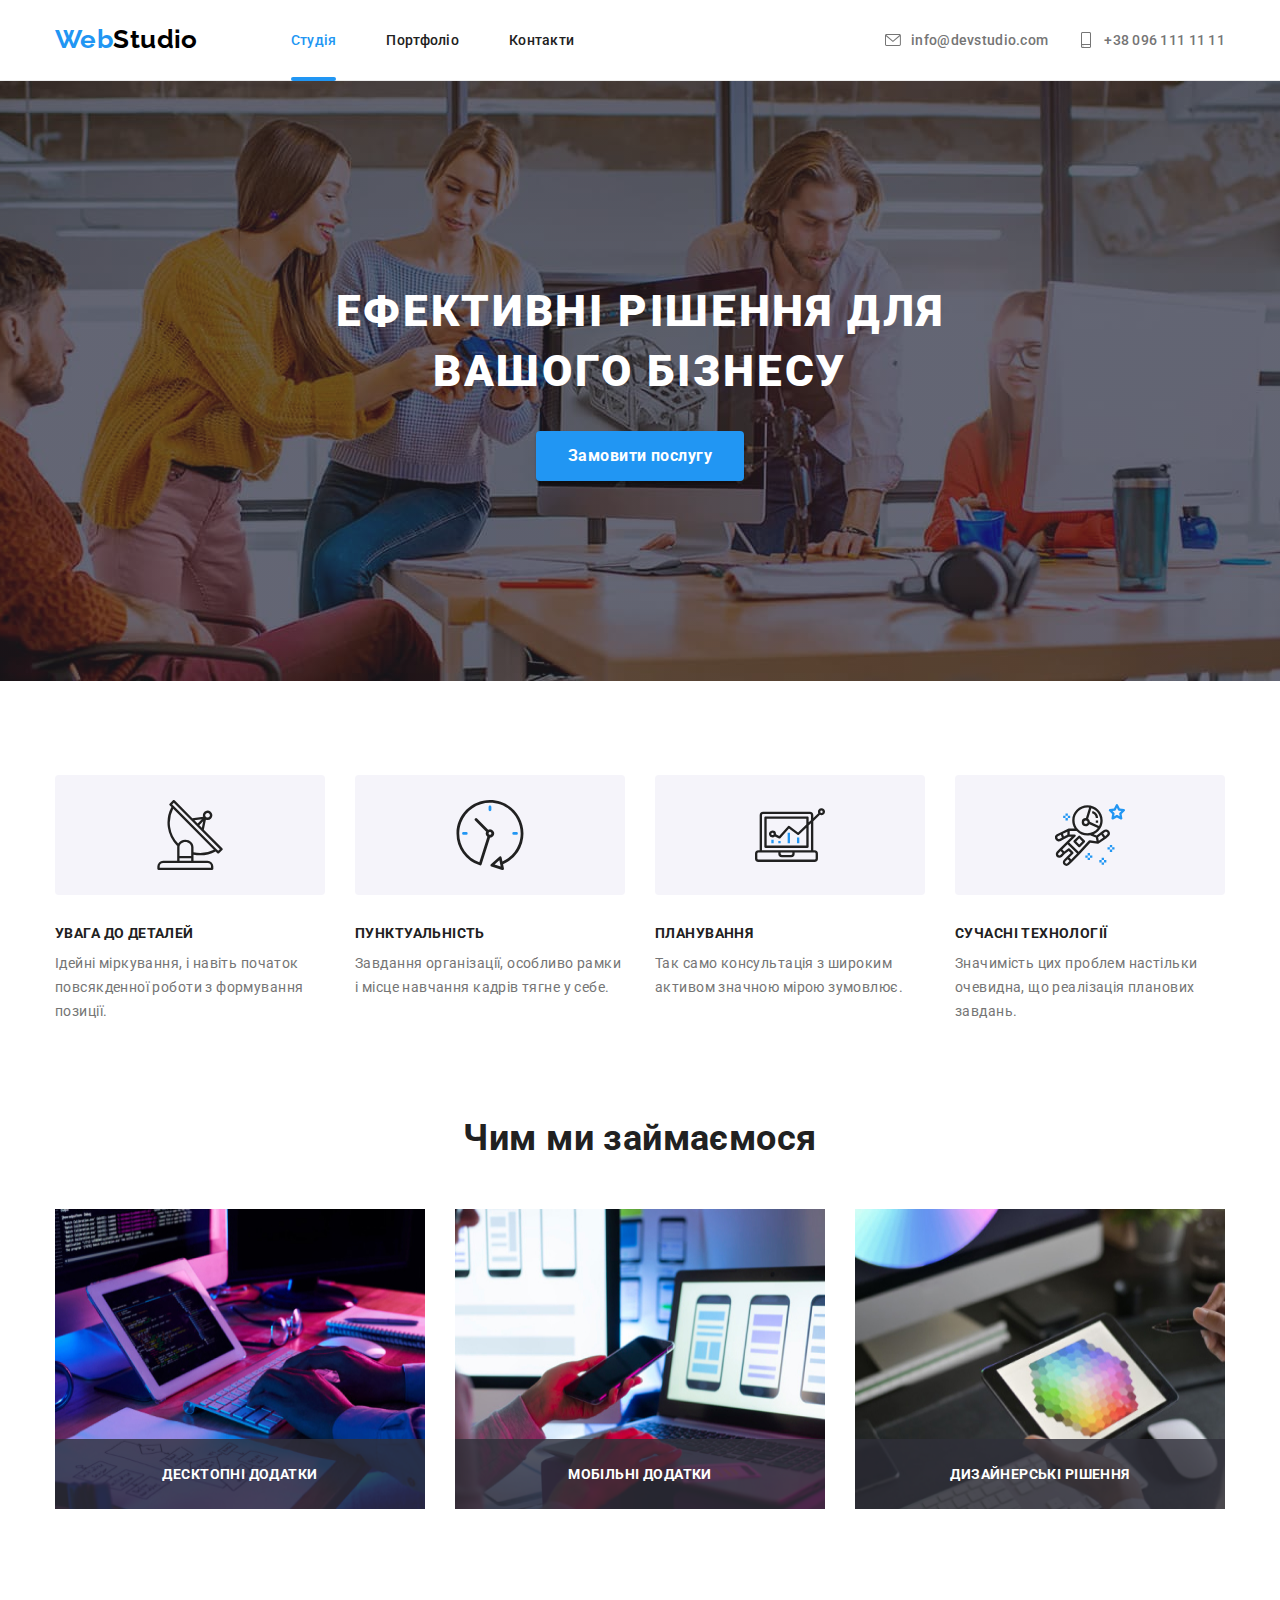
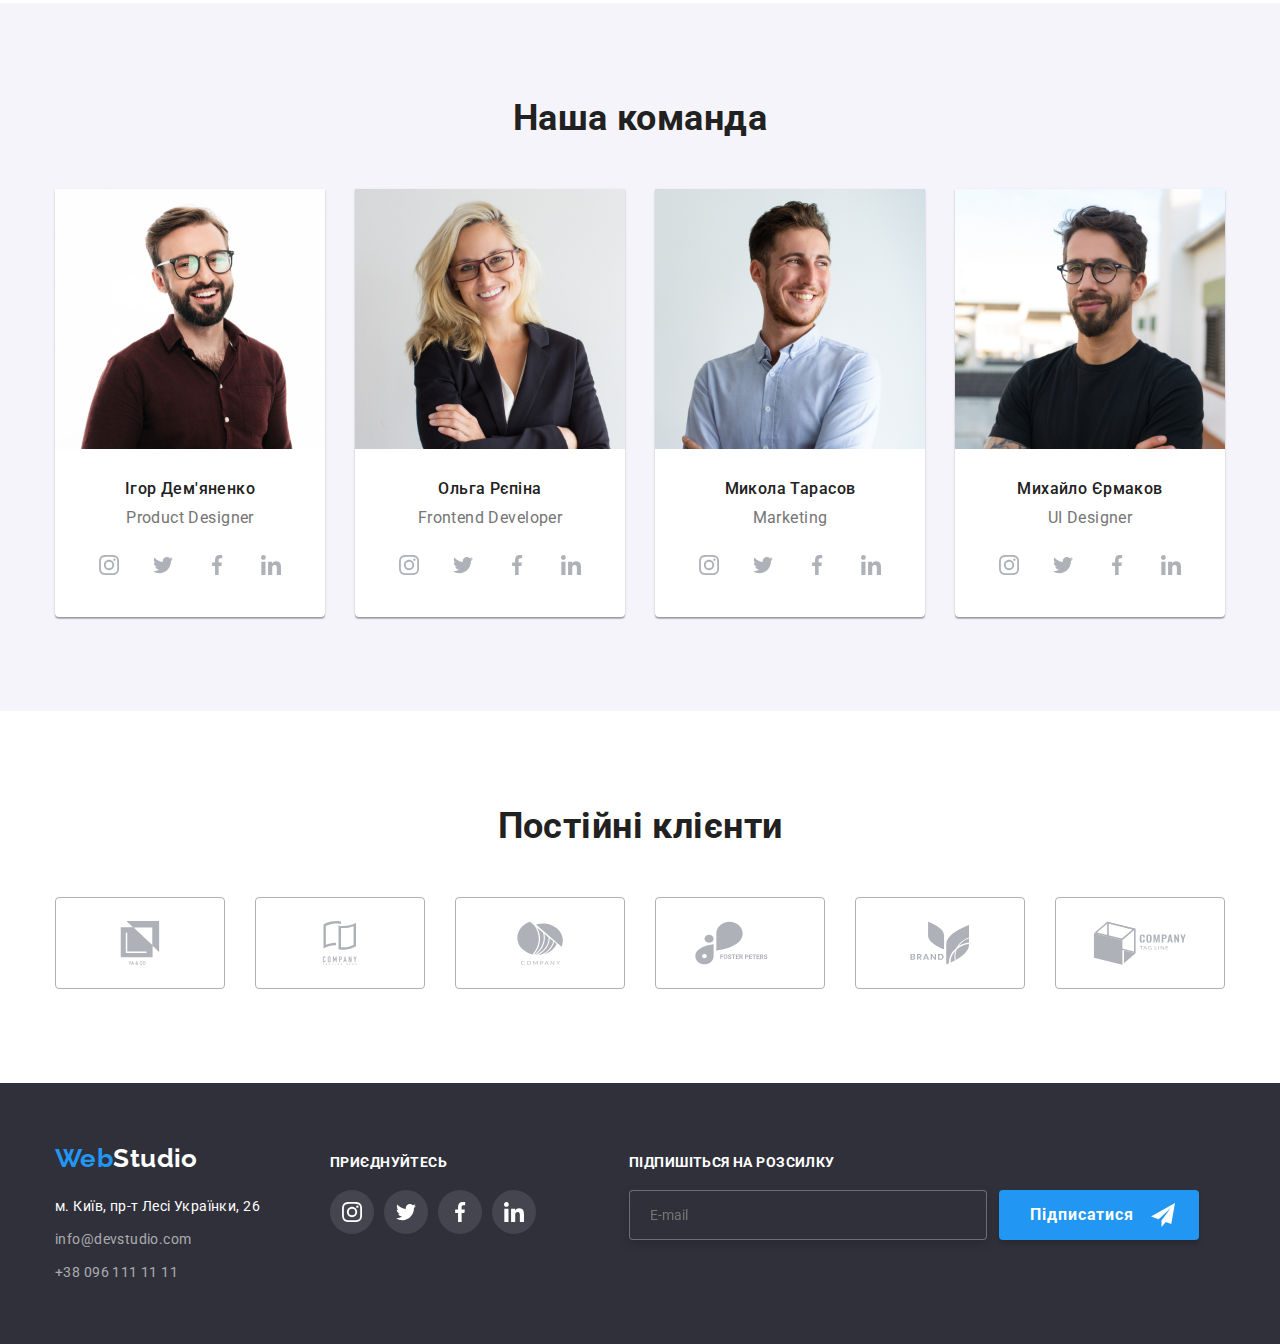
<file: index.html>
<!DOCTYPE html>
<html lang="uk">

<head>
  <meta charset="UTF-8" />
  <meta http-equiv="X-UA-Compatible" content="IE=edge" />
  <meta name="viewport" content="width=device-width, initial-scale=1.0" />
  <title>WebStudio</title>
  <link rel="stylesheet" href="https://cdn.jsdelivr.net/npm/modern-normalize@1.1.0/modern-normalize.min.css" />
  <link rel="preconnect" href="https://fonts.googleapis.com" />
  <link rel="preconnect" href="https://fonts.gstatic.com" crossorigin />
  <link
    href="https://fonts.googleapis.com/css2?family=Raleway:wght@700&family=Roboto:ital,wght@0,400;0,500;0,900;1,700&display=swap"
    rel="stylesheet" />
  <link rel="stylesheet" href="./css/styles.css" />
</head>

<body>
  <header class="header">
    <div class="container cap">
      <nav class="header-nav">
        <a class="header-logo" href="./index.html"><span class="header-logo logo">Web</span>Studio</a>

        <ul class="header-nav list">
          <li class="item">
            <a class="header-nav linc-current" href="./index.html">Студія </a>
          </li>
          <li class="item">
            <a class="header-nav linc" href="./portfolio.html">Портфоліо</a>
          </li>
          <li class="item">
            <a class="header-nav linc" href="">Контакти</a>
          </li>
        </ul>
      </nav>

      <ul class="connections list">
        <li class="connections linc">
          <a class="header-email" href="mailto:info@devstudio.com">
            <svg class="svg-cap">
              <use href="./images/icons.svg/symbol-defs.svg#icon-email"></use>
            </svg>info@devstudio.com
          </a>
        </li>
        <li class="connections tel">
          <a class="header-tel" href="tel:+380961111111">
            <svg class="svg-cap">
              <use href="./images/icons.svg/symbol-defs.svg#icon-tel"></use>
            </svg>
            +38 096 111 11 11
          </a>
        </li>
      </ul>
    </div>
  </header>
  <main>
    <!--hero section-->
    <section class="hero">
      <div class="section hero">
        <h1 class="section-hero title">
          Ефективні рішення для вашого бізнесу
        </h1>
        <button class="section-hero button" type="button" data-modal-open>
          Замовити послугу
        </button>

        <div class="backdrop is-hidden" data-modal>
          <div class="modal">
            
            <button class="entrance" data-modal-close>
              <svg width="11" height="11">
                <use href="./images/icons.svg/close.svg#icon-Vector"></use>
              </svg>
            </button>

            <p class="form-text">Залиште свої дані, ми вам передзвонимо</p>

            <form class="form" autocomplete="off">
              <div class="form-field">
                <input class="form-input" type="text" name="name" id="name" placeholder=" " />
                <label class="form-label" for="name">Ім'я</label>

                <div class="form-svg">
                  <svg width="12px" height="12px">
                    <use width="12px" height="12px" href="./images/icons.svg/symbol-defs-svg.svg#icon-name"></use>
                  </svg>
                </div>
              </div>

              <div class="form-field">
                <input class="form-input" type="tel" name="tel" id="tel" placeholder=" " />
                <label class="form-label" for="tel">Телефон</label>

                <div class="form-svg">
                  <svg width="12px" height="12px">
                    <use width="12px" height="12px" href="./images/icons.svg/symbol-defs-svg.svg#icon-tel-svg"></use>
                  </svg>
                </div>
              </div>

              <div class="form-field">
                <input class="form-input" type="email" name="email" id="mail" placeholder=" " />
                <label class="form-label" for="mail">Пошта</label>

                <div class="form-svg">
                  <svg width="12px" height="12px">
                    <use width="12px" height="12px" href="./images/icons.svg/symbol-defs-svg.svg#icon-email-svg"></use>
                  </svg>
                </div>
              </div>

              <div class="form-coment">
                <label for="coment">Коментар</label>
                <textarea name="coment" id="coment" rows="10" placeholder="Введіть текст"></textarea>
              </div>

              <div class="form-checkbox">
                <label class="box" for="policy">Погоджуюся з розсилкою та приймаю
                  <span class="span"><a href="" class="for">Умови договору</a></span>

                  <input class="checkbox" type="checkbox" name="policy" id="policy" />
                  <span class="icon"> </span>
                </label>
              </div>

              <button type="submit" class="button-form">Відправити</button>
            </form>
          </div>
        </div>
      </div>
    </section>

    <!--benefits-->
    <section class="section benefits">
      <div class="container">
        <h2 class="hidden-header">переваги</h2>
        <ul class="section-benefits list">
          <li class="section-benefits linc warning">
            <h3 class="section-benefits title">УВАГА ДО ДЕТАЛЕЙ</h3>
            <p class="section-benefits text">
              Ідейні міркування, і навіть початок повсякденної роботи з
              формування позиції.
            </p>
          </li>
          <li class="section-benefits linc punctuality">
            <h3 class="section-benefits title">ПУНКТУАЛЬНІСТЬ</h3>
            <p class="section-benefits text">
              Завдання організації, особливо рамки і місце навчання кадрів
              тягне у себе.
            </p>
          </li>
          <li class="section-benefits linc planning">
            <h3 class="section-benefits title">ПЛАНУВАННЯ</h3>
            <p class="section-benefits text">
              Так само консультація з широким активом значною мірою зумовлює.
            </p>
          </li>
          <li class="section-benefits linc modernity">
            <h3 class="section-benefits title">СУЧАСНІ ТЕХНОЛОГІЇ</h3>
            <p class="section-benefits text">
              Значимість цих проблем настільки очевидна, що реалізація
              планових завдань.
            </p>
          </li>
        </ul>
      </div>
    </section>
    <!--work section-->
    <section class="section">
      <div class="container">
        <h2 class="section-work title">Чим ми займаємося</h2>
        <ul class="section-work list">
          <li class="section-work linc">
            <div class="thumb-work">
              <img src="./images/work/box1.jpg" alt="десктопні додатки" width="370" height="300" />
              <p class="section-work text">десктопні додатки</p>
            </div>
          </li>
          <li class="section-work linc">
            <div class="thumb-work">
              <img src="./images/work/box2.jpg" alt="мобільні додатки" width="370" height="300" />
              <p class="section-work text">мобільні додатки</p>
            </div>
          </li>

          <li class="section-work linc">
            <div class="thumb-work">
              <img src="./images/work/box3.jpg" alt="дизайнерські рішення" width="370" height="300" />
              <p class="section-work text">дизайнерські рішення</p>
            </div>
          </li>
        </ul>
      </div>
    </section>

    <!--team section-->
    <section class="section team">
      <div class="container">
        <h2 class="section-team title">Наша команда</h2>
        <ul class="section-team list">
          <li class="section-team linc">
            <img class="team-img" src="./images/team/img.jpg" alt="Ігор Дем'яненко" width="270" height="260" />
            <h3 class="section-team heading">Ігор Дем'яненко</h3>
            <p class="section-team text">Product Designer</p>

            <ul class="list social">
              <li class="linc sicial">
                <a class="social-my" href="https://instagram.com" target="_blank" rel="noopener noferrer"
                  aria-label="instagram">
                  <svg class="social-team" height="20" width="20">
                    <use href="./images/icons.svg/symbol-defs.svg#icon-instagram"></use>
                  </svg>
                </a>
              </li>
              <li class="linc sicial">
                <a class="social-my" href="https://twitter.com" target="_blank" rel="noopener noferrer"
                  aria-label="twitter">
                  <svg class="social-team" height="20" width="20">
                    <use href="./images/icons.svg/symbol-defs.svg#icon-twitter"></use>
                  </svg>
                </a>
              </li>
              <li class="linc sicial">
                <a class="social-my" href="https://facebook.com" target="_blank" rel="noopener noferrer"
                  aria-label="facebook">
                  <svg class="social-team" height="20" width="20">
                    <use href="./images/icons.svg/symbol-defs.svg#icon-facebook"></use>
                  </svg>
                </a>
              </li>
              <li class="linc sicial">
                <a class="social-my" href="https://linkedin.com" target="_blank" rel="noopener noferrer"
                  aria-label="linkedin">
                  <svg class="social-team" width="20" height="20">
                    <use href="./images/icons.svg/symbol-defs.svg#icon-linkedin"></use>
                  </svg>
                </a>
              </li>
            </ul>
          </li>
          <li class="section-team linc hhh">
            <img class="team-img" src="./images/team/img1.jpg" alt="Ольга Рєпіна" width="270" height="260" />
            <h3 class="section-team heading">Ольга Рєпіна</h3>
            <p class="section-team text">Frontend Developer</p>

            <ul class="list social">
              <li class="linc sicial">
                <a class="social-my" href="https://instagram.com" target="_blank" rel="noopener noferrer"
                  aria-label="instagram">
                  <svg class="social-team" height="20" width="20">
                    <use href="./images/icons.svg/symbol-defs.svg#icon-instagram"></use>
                  </svg>
                </a>
              </li>
              <li class="linc sicial">
                <a class="social-my" href="https://twitter.com" target="_blank" rel="noopener noferrer"
                  aria-label="twitter">
                  <svg class="social-team" height="20" width="20">
                    <use href="./images/icons.svg/symbol-defs.svg#icon-twitter"></use>
                  </svg>
                </a>
              </li>
              <li class="linc sicial">
                <a class="social-my" href="https://facebook.com" target="_blank" rel="noopener noferrer"
                  aria-label="facebook">
                  <svg class="social-team" height="20" width="20">
                    <use href="./images/icons.svg/symbol-defs.svg#icon-facebook"></use>
                  </svg>
                </a>
              </li>
              <li class="linc sicial">
                <a class="social-my" href="https://linkedin.com" target="_blank" rel="noopener noferrer"
                  aria-label="linkedin">
                  <svg class="social-team" width="20" height="20">
                    <use href="./images/icons.svg/symbol-defs.svg#icon-linkedin"></use>
                  </svg>
                </a>
              </li>
            </ul>
          </li>

          <li class="section-team linc">
            <img class="team-img" src="./images/team/img2.jpg" alt="Микола Тарасов" width="270" height="260" />
            <h3 class="section-team heading">Микола Тарасов</h3>
            <p class="section-team text">Marketing</p>

            <ul class="list social">
              <li class="linc sicial">
                <a class="social-my" href="https://instagram.com" target="_blank" rel="noopener noferrer"
                  aria-label="instagram">
                  <svg class="social-team" height="20" width="20">
                    <use href="./images/icons.svg/symbol-defs.svg#icon-instagram"></use>
                  </svg>
                </a>
              </li>
              <li class="linc sicial">
                <a class="social-my" href="https://twitter.com" target="_blank" rel="noopener noferrer"
                  aria-label="twitter">
                  <svg class="social-team" height="20" width="20">
                    <use href="./images/icons.svg/symbol-defs.svg#icon-twitter"></use>
                  </svg>
                </a>
              </li>
              <li class="linc sicial">
                <a class="social-my" href="https://facebook.com" target="_blank" rel="noopener noferrer"
                  aria-label="facebook">
                  <svg class="social-team" height="20" width="20">
                    <use href="./images/icons.svg/symbol-defs.svg#icon-facebook"></use>
                  </svg>
                </a>
              </li>
              <li class="linc sicial">
                <a class="social-my" href="https://linkedin.com" target="_blank" rel="noopener noferrer"
                  aria-label="linkedin">
                  <svg class="social-team" width="20" height="20">
                    <use href="./images/icons.svg/symbol-defs.svg#icon-linkedin"></use>
                  </svg>
                </a>
              </li>
            </ul>
          </li>

          <li class="section-team linc">
            <img class="team-img" src="./images/team/img3.jpg" alt="Михайло Єрмаков" width="270" height="260" />
            <h3 class="section-team heading">Михайло Єрмаков</h3>
            <p class="section-team text">UI Designer</p>

            <ul class="list social">
              <li class="linc sicial">
                <a class="social-my" href="https://instagram.com" target="_blank" rel="noopener noferrer"
                  aria-label="instagram">
                  <svg class="social-team" height="20" width="20">
                    <use href="./images/icons.svg/symbol-defs.svg#icon-instagram"></use>
                  </svg>
                </a>
              </li>
              <li class="linc sicial">
                <a class="social-my" href="https://twitter.com" target="_blank" rel="noopener noferrer"
                  aria-label="twitter">
                  <svg class="social-team" height="20" width="20">
                    <use href="./images/icons.svg/symbol-defs.svg#icon-twitter"></use>
                  </svg>
                </a>
              </li>
              <li class="linc sicial">
                <a class="social-my" href="https://facebook.com" target="_blank" rel="noopener noferrer"
                  aria-label="facebook">
                  <svg class="social-team" height="20" width="20">
                    <use href="./images/icons.svg/symbol-defs.svg#icon-facebook"></use>
                  </svg>
                </a>
              </li>
              <li class="linc sicial">
                <a class="social-my" href="https://linkedin.com" target="_blank" rel="noopener noferrer"
                  aria-label="linkedin">
                  <svg class="social-team" width="20" height="20">
                    <use href="./images/icons.svg/symbol-defs.svg#icon-linkedin"></use>
                  </svg>
                </a>
              </li>
            </ul>
          </li>
        </ul>
      </div>
    </section>
    <!-- regular customers -->

    <section class="section">
      <div class="container">
        <h2 class="section-team title">Постійні клієнти</h2>
        <ul class="list regular">
          <li class="linc regular">
            <a class="linc-regular" href="">
              <svg class="regular-svg" width="94" height="44">
                <use href="./images/icons.svg/symbol-defs.svg#icon-group"></use>
              </svg>
            </a>
          </li>
          <li class="linc regular">
            <a class="linc-regular" href="">
              <svg class="regular-svg" width="94" height="44">
                <use href="./images/icons.svg/symbol-defs.svg#icon-group1"></use>
              </svg>
            </a>
          </li>
          <li class="linc regular">
            <a class="linc-regular" href="">
              <svg class="regular-svg" width="94" height="44">
                <use href="./images/icons.svg/symbol-defs.svg#icon-group-2"></use>
              </svg>
            </a>
          </li>
          <li class="linc regular">
            <a class="linc-regular" href="">
              <svg class="regular-svg" width="94" height="44">
                <use href="./images/icons.svg/symbol-defs.svg#icon-group-3"></use>
              </svg>
            </a>
          </li>
          <li class="linc regular">
            <a class="linc-regular" href="">
              <svg class="regular-svg" width="94" height="44">
                <use href="./images/icons.svg/symbol-defs.svg#icon-group-4"></use>
              </svg>
            </a>
          </li>
          <li class="linc regular">
            <a class="linc-regular" href="">
              <svg class="regular-svg" width="94" height="44">
                <use href="./images/icons.svg/symbol-defs.svg#icon-group-5"></use>
              </svg>
            </a>
          </li>
        </ul>
      </div>
    </section>
  </main>

  <footer class="footer">
    <div class="container footer-address">
      <div class="in-touch">
        <a class="footer-logo" href="./index.html"><span class="footer-logo logo">Web</span>Studio</a>

        <address class="footer-address">
          <ul class="footer-address list">
            <li class="footer-address linc">
              <a class="footer-address more"
                href="https://www.google.com/maps/place/бульвар+Лесі+Українки,+26,+Київ,+02000/@50.4265841,30.5361971,17z/data=!3m1!4b1!4m5!3m4!1s0x40d4cf0e033ecbe9:0x57a4dffefec77da0!8m2!3d50.4265807!4d30.5383858"
                target="_blank" rel="noopener noreferrer">м. Київ, пр-т Лесі Українки, 26</a>
            </li>
            <li class="footer-address linc">
              <a class="footer-email email" href="mailto:info@devstudio.com">info@devstudio.com</a>
            </li>
            <li class="footer-address linc">
              <a class="footer-tel tel" href="tel:+380961111111">+38 096 111 11 11</a>
            </li>
          </ul>
        </address>
      </div>

      <!--join-->

      <div class="div-join">
        <h2 class="title-join">приєднуйтесь</h2>
        <ul class="list join-our">
          <li class="social-linc">
            <a class="social-our" href="https://instagram.com" target="_blank" rel="noopener noferrer">
              <svg class="social-join" width="20" height="20">
                <use href="./images/icons.svg/symbol-defs.svg#icon-instagram"></use>
              </svg>
            </a>
          </li>
          <li class="social-linc">
            <a class="social-our" href="https://instagram.com" target="_blank" rel="noopener noferrer">
              <svg class="social-join" width="20" height="20">
                <use href="./images/icons.svg/symbol-defs.svg#icon-twitter"></use>
              </svg>
            </a>
          </li>
          <li class="social-linc">
            <a class="social-our" href="https://instagram.com" target="_blank" rel="noopener noferrer">
              <svg class="social-join" width="20" height="20">
                <use href="./images/icons.svg/symbol-defs.svg#icon-facebook"></use>
              </svg>
            </a>
          </li>
          <li class="social-linc">
            <a class="social-our" href="https://instagram.com" target="_blank" rel="noopener noferrer">
              <svg class="social-join" width="20" height="20">
                <use href="./images/icons.svg/symbol-defs.svg#icon-linkedin"></use>
              </svg>
            </a>
          </li>
        </ul>
      </div>

      <div>
        <h2 class="title-join">Підпишіться на розсилку</h2>

        <form>
          <div class="form-footer">
            <input type="email" name="email" id="email" placeholder="E-mail" />

            <button type="submit">Підписатися</button>
            <div class="form-footre-button">
              <svg class="form-footre-svg" width="24px" height="24px">
                <use href="./images/icons.svg/symbol.svg#icon-icon-send"></use>
              </svg>
            </div>
          </div>
        </form>
      </div>
    </div>
  </footer>

  <script src="./js/modal.js"></script>
</body>

</html>
</file>
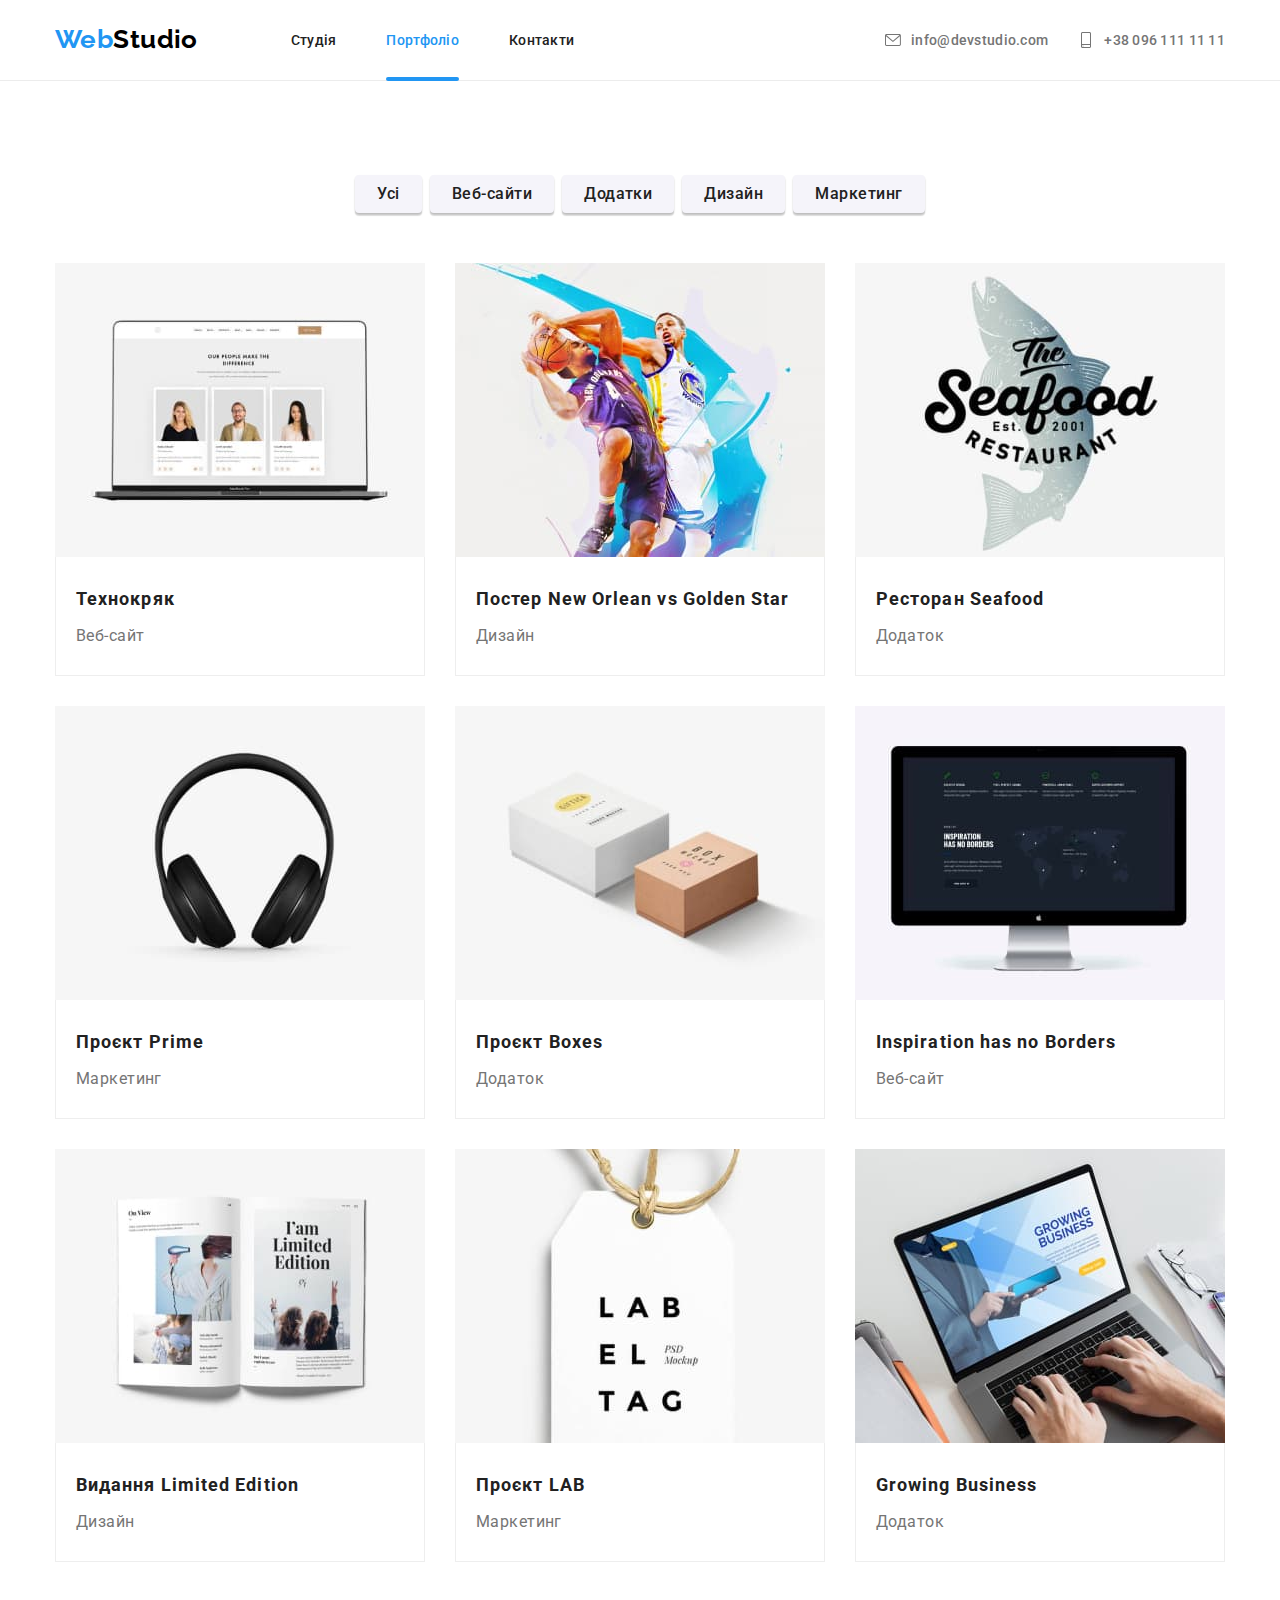
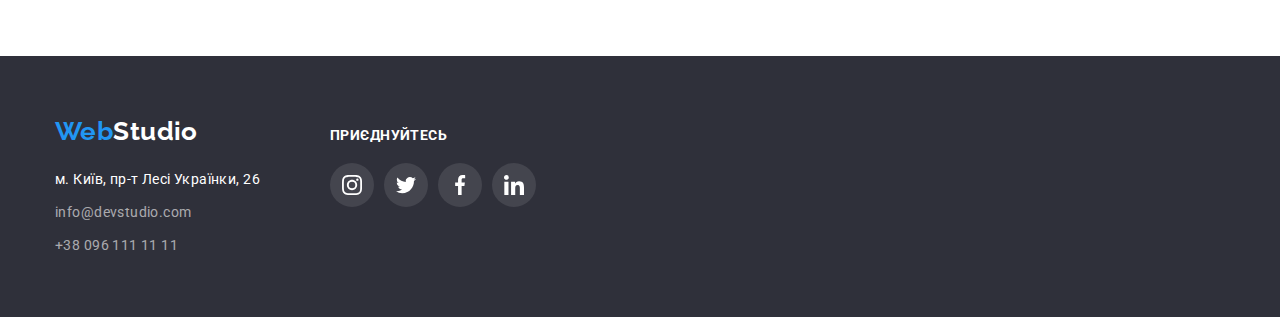
<file: portfolio.html>
<!DOCTYPE html>
<html lang="uk">
  <head>
    <meta charset="UTF-8" />
    <meta http-equiv="X-UA-Compatible" content="IE=edge" />
    <meta name="viewport" content="width=device-width, initial-scale=1.0" />
    <title>WebStudio</title>
    <link
      rel="stylesheet"
      href="https://cdn.jsdelivr.net/npm/modern-normalize@1.1.0/modern-normalize.min.css"
    />
    <link rel="preconnect" href="https://fonts.googleapis.com" />
    <link rel="preconnect" href="https://fonts.gstatic.com" crossorigin />
    <link
      href="https://fonts.googleapis.com/css2?family=Raleway:wght@700&family=Roboto:ital,wght@0,400;0,500;0,900;1,700&display=swap"
      rel="stylesheet"
    />
    <link rel="stylesheet" href="./css/styles.css" />
  </head>

  <body>
    <header class="header">
      <div class="container cap">
        <nav class="header-nav">
          <a class="header-logo" href="./index.html"
            ><span class="header-logo logo">Web</span>Studio</a
          >

          <ul class="header-nav list">
            <li class="item">
              <a class="header-nav linc" href="./index.html">Студія</a>
            </li>
            <li class="item">
              <a class="header-nav linc-current" href="./portfolio.html"
                >Портфоліо</a
              >
            </li>
            <li class="item">
              <a class="header-nav linc" href="">Контакти</a>
            </li>
          </ul>
        </nav>

        <ul class="connections list">
          <li class="connections linc">
            <a class="header-email" href="mailto:info@devstudio.com">
              <svg class="svg-cap">
                <use href="./images/icons.svg/symbol-defs.svg#icon-email"></use>
              </svg>
              info@devstudio.com
            </a>
          </li>
          <li class="connections tel">
            <a class="header-tel" href="tel:+380961111111">
              <svg class="svg-cap">
                <use href="./images/icons.svg/symbol-defs.svg#icon-tel"></use>
              </svg>
              +38 096 111 11 11
            </a>
          </li>
        </ul>
      </div>
    </header>
    <main>
      <section class="section">
        <div class="container">
          <h1 class="hidden-header">Наші роботи</h1>
          <ul class="section-breadcrumbs list">
            <li class="section-breadcrumbs linc">
              <button class="button" type="button">Усі</button>
            </li>
            <li class="section-breadcrumbs linc">
              <button class="button" type="button">Веб-сайти</button>
            </li>
            <li class="section-breadcrumbs linc">
              <button class="button" type="button">Додатки</button>
            </li>
            <li class="section-breadcrumbs linc">
              <button class="button" type="button">Дизайн</button>
            </li>
            <li class="section-breadcrumbslinc">
              <button class="button" type="button">Маркетинг</button>
            </li>
          </ul>

          <ul class="section-filter list">

            <li class="section-filter linc">
              <a class="delete" href="">
                <div class="thumb ">
                  <div class="overlay">
                   <p class="thumb-text"> Ресурс пропонує комплексні 
                     пропозиції з різним рівнем функціоналу та сервісів. 
                     Все це дозволить відвідувачу отримати вичерпні відомості 
                     про компанію чи приватну особу.</p>
                  </div>
                      <img
                      class="img"
                      src="./images/portfolio/img.jpg"
                      alt="Технокряк"
                      width="370"
                      height="294"
                    />
                     </div>
                
                <div class="title-text">
                  <h2 class="section-filter title">Технокряк</h2>
                  <p class="section-filter text">Веб-сайт</p>
                </div>
              </a>
            </li>
            <li class="section-filter linc">
              <a class="delete" href="">
                <div class="thumb ">
               <div class="overlay">
                <p class="thumb-text"> Ресурс пропонує комплексні 
                  пропозиції з різним рівнем функціоналу та сервісів. 
                  Все це дозволить відвідувачу отримати вичерпні відомості 
                  про компанію чи приватну особу.</p>
               </div>
                   <img
                   class="img"
                   src="./images/portfolio/img1.jpg"
                   alt="Технокряк"
                   width="370"
                   height="294"
                 />
                  </div>
                <div class="title-text">
                  <h2 class="section-filter title">
                    Постер New Orlean vs Golden Star
                  </h2>
                  <p class="section-filter text">Дизайн</p>
                </div>
              </a>
            </li>
            <li class="section-filter linc">
              <a class="delete" href="">
                <div class="thumb ">
                  <div class="overlay">
                   <p class="thumb-text"> Ресурс пропонує комплексні 
                     пропозиції з різним рівнем функціоналу та сервісів. 
                     Все це дозволить відвідувачу отримати вичерпні відомості 
                     про компанію чи приватну особу.</p>
                  </div>
                      <img
                      class="img"
                      src="./images/portfolio/img2.jpg"
                      alt="Технокряк"
                      width="370"
                      height="294"
                    />
                     </div>
                <div class="title-text">
                  <h2 class="section-filter title">Ресторан Seafood</h2>
                  <p class="section-filter text">Додаток</p>
                </div>
              </a>
            </li>
            <li class="section-filter linc">
              <a class="delete" href="">
                <div class="thumb ">
                  <div class="overlay">
                   <p class="thumb-text"> Ресурс пропонує комплексні 
                     пропозиції з різним рівнем функціоналу та сервісів. 
                     Все це дозволить відвідувачу отримати вичерпні відомості 
                     про компанію чи приватну особу.</p>
                  </div>
                      <img
                      class="img"
                      src="./images/portfolio/img3.jpg"
                      alt="Технокряк"
                      width="370"
                      height="294"
                    />
                     </div>
                <div class="title-text">
                  <h2 class="section-filter title">Проєкт Prime</h2>
                  <p class="section-filter text">Маркетинг</p>
                </div>
              </a>
            </li>
            <li class="section-filter linc">
              <a class="delete" href="">
                <div class="thumb ">
                  <div class="overlay">
                   <p class="thumb-text"> Ресурс пропонує комплексні 
                     пропозиції з різним рівнем функціоналу та сервісів. 
                     Все це дозволить відвідувачу отримати вичерпні відомості 
                     про компанію чи приватну особу.</p>
                  </div>
                      <img
                      class="img"
                      src="./images/portfolio/img4.jpg"
                      alt="Технокряк"
                      width="370"
                      height="294"
                    />
                     </div>
                <div class="title-text">
                  <h2 class="section-filter title">Проєкт Boxes</h2>
                  <p class="section-filter text">Додаток</p>
                </div>
              </a>
            </li>
            <li class="section-filter linc">
              <a class="delete" href="">
                <div class="thumb ">
                  <div class="overlay">
                   <p class="thumb-text"> Ресурс пропонує комплексні 
                     пропозиції з різним рівнем функціоналу та сервісів. 
                     Все це дозволить відвідувачу отримати вичерпні відомості 
                     про компанію чи приватну особу.</p>
                  </div>
                      <img
                      class="img"
                      src="./images/portfolio/img5.jpg"
                      alt="Технокряк"
                      width="370"
                      height="294"
                    />
                     </div>
                <div class="title-text">
                  <h2 class="section-filter title">
                    Inspiration has no Borders
                  </h2>
                  <p class="section-filter text">Веб-сайт</p>
                </div>
              </a>
            </li>
            <li class="section-filter linc">
              <a class="delete" href="">
                <div class="thumb ">
                  <div class="overlay">
                   <p class="thumb-text"> Ресурс пропонує комплексні 
                     пропозиції з різним рівнем функціоналу та сервісів. 
                     Все це дозволить відвідувачу отримати вичерпні відомості 
                     про компанію чи приватну особу.</p>
                  </div>
                      <img
                      class="img"
                      src="./images/portfolio/img6.jpg"
                      alt="Технокряк"
                      width="370"
                      height="294"
                    />
                     </div>
                <div class="title-text">
                  <h2 class="section-filter title">Видання Limited Edition</h2>
                  <p class="section-filter text">Дизайн</p>
                </div>
              </a>
            </li>
            <li class="section-filter linc">
              <a class="delete" href="">
                <div class="thumb ">
                  <div class="overlay">
                   <p class="thumb-text"> Ресурс пропонує комплексні 
                     пропозиції з різним рівнем функціоналу та сервісів. 
                     Все це дозволить відвідувачу отримати вичерпні відомості 
                     про компанію чи приватну особу.</p>
                  </div>
                      <img
                      class="img"
                      src="./images/portfolio/img7.jpg"
                      alt="Технокряк"
                      width="370"
                      height="294"
                    />
                     </div>
                <div class="title-text">
                  <h2 class="section-filter title">Проєкт LAB</h2>
                  <p class="section-filter text">Маркетинг</p>
                </div>
              </a>
            </li>
            <li class="section-filter linc">
              <a class="delete" href="">
                <div class="thumb ">
                  <div class="overlay">
                   <p class="thumb-text"> Ресурс пропонує комплексні 
                     пропозиції з різним рівнем функціоналу та сервісів. 
                     Все це дозволить відвідувачу отримати вичерпні відомості 
                     про компанію чи приватну особу.</p>
                  </div>
                      <img
                      class="img"
                      src="./images/portfolio/img8.jpg"
                      alt="Технокряк"
                      width="370"
                      height="294"
                    />
                     </div>
                <div class="title-text">
                  <h2 class="section-filter title">Growing Business</h2>
                  <p class="section-filter text">Додаток</p>
                </div>
              </a>
            </li>
          </ul>
        </div>
      </section>
    </main>

    <footer class="footer">
      <div class="container footer-address">
        <div class="in-touch">
          <a class="footer-logo" href="./index.html"
            ><span class="footer-logo logo">Web</span>Studio</a
          >

          <address class="footer-address">
            <ul class="footer-address list">
              <li class="footer-address linc">
                <a
                  class="footer-address more"
                  href="https://www.google.com/maps/place/бульвар+Лесі+Українки,+26,+Київ,+02000/@50.4265841,30.5361971,17z/data=!3m1!4b1!4m5!3m4!1s0x40d4cf0e033ecbe9:0x57a4dffefec77da0!8m2!3d50.4265807!4d30.5383858"
                  target="_blank"
                  rel="noopener noreferrer"
                  >м. Київ, пр-т Лесі Українки, 26</a
                >
              </li>
              <li class="footer-address linc">
                <a class="footer-email email" href="mailto:info@devstudio.com"
                  >info@devstudio.com</a
                >
              </li>
              <li class="footer-address linc">
                <a class="footer-tel tel" href="tel:+380961111111"
                  >+38 096 111 11 11</a
                >
              </li>
            </ul>
          </address>
        </div>

        <!--join-->

        <div>
          <h2 class="title-join">приєднуйтесь</h2>
          <ul class="list join-our">
            <li class="social-linc">
              <a
                class="social-our"
                href="https://instagram.com"
                target="_blank"
                rel="noopener noferrer"
              >
                <svg class="social-join" width="20" height="20">
                  <use
                    href="./images/icons.svg/symbol-defs.svg#icon-instagram"
                  ></use>
                </svg>
              </a>
            </li>
            <li class="social-linc">
              <a
                class="social-our"
                href="https://instagram.com"
                target="_blank"
                rel="noopener noferrer"
              >
                <svg class="social-join" width="20" height="20">
                  <use
                    href="./images/icons.svg/symbol-defs.svg#icon-twitter"
                  ></use>
                </svg>
              </a>
            </li>
            <li class="social-linc">
              <a
                class="social-our"
                href="https://instagram.com"
                target="_blank"
                rel="noopener noferrer"
              >
                <svg class="social-join" width="20" height="20">
                  <use
                    href="./images/icons.svg/symbol-defs.svg#icon-facebook"
                  ></use>
                </svg>
              </a>
            </li>
            <li class="social-linc">
              <a
                class="social-our"
                href="https://instagram.com"
                target="_blank"
                rel="noopener noferrer"
              >
                <svg class="social-join" width="20" height="20">
                  <use
                    href="./images/icons.svg/symbol-defs.svg#icon-linkedin"
                  ></use>
                </svg>
              </a>
            </li>
          </ul>
        </div>
      </div>
    </footer>
  </body>
</html>
</file>
<file: css/styles.css>
:root {
  --primary-text-color: #757575;
  --titel-text-color: #212121;
  --accent-text-color: #2196f3;
  --hero-text-color: #ffffff;
  --logo-text-color: #000000;
  --accent-bgr-color: #f5f4fa;
  --hero-bgr-color: #2f303a;
}

body {
  font-family: Montserrat, sans-serif;
  font-family: "Roboto";
  color: var(--primary-text-color);
  font-size: 14px;
  letter-spacing: 0.03em;
  margin: 0;
}

img {
  display: block;
}

.list {
  margin-top: 0;
  margin-bottom: 0;
  list-style: none;
}

h1,
h2,
h3,
h4,
h5,
h6,
p {
  margin-top: 0px;
  margin-bottom: 0px;
}

ul {
  padding-left: 0px;
}

.section {
  padding: 94px 0;
}

.container {
  margin-left: auto;
  margin-right: auto;
  width: 1200px;
  padding: 0 15px;
}

.hidden-header {
  height: 0;
  opacity: 0;
}


/*-------------------HEADER------------------------ */

/* logo */
header {
  border-bottom: 1px solid #ECECEC;
}

.cap {


  display: flex;
  align-items: center;
}

.header-nav {
  display: flex;
}


.header-logo {
  padding-top: 24px;
  padding-bottom: 25px;

  color: var(--logo-text-color);

  font-family: "Raleway";
  font-weight: 700;
  font-size: 26px;
  line-height: calc(31 / 26);
  text-decoration: none;

  transition-property: color;
  transition-duration: 250ms;
  transition-timing-function: cubic-bezier(0.4, 0, 0.2, 1);
}

.header-logo:hover,
.header-logo:focus {
  color: var(--accent-text-color);
}

.header-logo.logo {
  color: var(--accent-text-color);
}

.container-logo {
  margin-right: 93px;
}

/* nav linc */

.header-nav.list {
  margin-left: 93px;
}

.header-nav.linc {
  padding-top: 32px;
  padding-bottom: 32px;

  color: var(--titel-text-color);

  text-decoration: none;
  font-weight: 500;
  line-height: calc(16 / 14);
  letter-spacing: 0.02em;


  transition-property: color;
  transition-duration: 250ms;
  transition-timing-function: cubic-bezier(0.4, 0, 0.2, 1);
}

.header-nav:hover,
.header-nav:focus {
  color: #2196f3;
}

.header-nav.list .item:not(:last-child) {
  margin-right: 50px;
}


.header-nav.linc-current {
  position: relative;
  padding-top: 32px;
  padding-bottom: 29px;

  color: var(--accent-text-color);

  font-weight: 500;
  line-height: calc(16 / 14);
  letter-spacing: 0.02em;
  text-decoration: none;
}

.header-nav.linc-current::after {
  content: '';
  position: absolute;
  top: 100%;
  left: 0;
  width: 100%;
  height: 4px;

  background: var(--accent-text-color);
  border-radius: 2px;
}


/* email tel */
.connections.list {
  margin-left: auto;
  display: flex;
  align-items: center;
}

.connections.linc {
  margin-right: 30px;
}

.svg-cap {
  height: 16px;
  width: 16px;
  margin-right: 10px;

}



.header-email {
  display: flex;
  align-items: center;
  padding-top: 32px;
  padding-bottom: 32px;

  fill: var(--primary-text-color);
  color: var(--primary-text-color);

  text-decoration: none;
  font-weight: 500;
  line-height: calc(16 / 14);
  letter-spacing: 0.02em;

  transition-property: color, fill;
  transition-duration: 250ms;
  transition-timing-function: cubic-bezier(0.4, 0, 0.2, 1);
}

.header-tel {
  display: flex;
  align-items: center;
  padding-top: 32px;
  padding-bottom: 32px;

  color: var(--primary-text-color);

  fill: var(--primary-text-color);

  text-decoration: none;
  font-weight: 500;
  line-height: calc(16 / 14);
  letter-spacing: 0.02em;

  transition-property: color, fill;
  transition-duration: 250ms;
  transition-timing-function: cubic-bezier(0.4, 0, 0.2, 1);
}

.header-email:hover,
.header-email:focus,
.header-tel:hover,
.header-tel:focus {
  color: var(--accent-text-color);
  fill: var(--accent-text-color);
}











/*--------------------MAIN------------------------- */
/* -------hero------- */

.hero {
  text-align: center;
}

.section.hero {
  max-width: 1600px;
  height: 600px;
  padding-top: 200px;
  padding-bottom: 200px;
  background-color: var(--hero-bgr-color);
  margin-left: auto;
  margin-right: auto;
  background-image: linear-gradient(to right,
      rgba(47, 48, 58, 0.4),
      rgba(47, 48, 58, 0.4)), url(../images/hero/Img.jpg);
  background-repeat: no-repeat;
  background-position: center;
}

.section-hero.title {
  margin-left: auto;
  margin-right: auto;
  margin-bottom: 30px;
  width: 696px;

  color: var(--hero-text-color);
  font-weight: 900;
  font-size: 44px;
  line-height: calc(60 / 44);
  letter-spacing: 0.06em;
  text-transform: uppercase;
}


.backdrop {
  position: fixed;
  top: 0;
  left: 0;

  width: 100%;
  height: 100%;
  z-index: 2;

  background-color: rgba(0, 0, 0, 0.2);
  opacity: 1;
  transition-duration: background-color;
  transition-duration: 250ms;
  transition-timing-function: cubic-bezier(0.4, 0, 0.2, 1);
}


.backdrop.is-hidden {
  opacity: 0;
  pointer-events: none;
}

.backdrop.is-hidden .modal {
  transform: translate(-50%, -50%) scale(0.9);
}

.modal {
  position: absolute;


  top: 50%;
  left: 50%;

padding: 40px;

  transform: translate(-50%, -50%) scale(1);
  transition: transform 500ms cubic-bezier(0.4, 0, 0.2, 1);

  background-color: var(--hero-text-color);
  box-shadow: 0px 1px 3px rgba(0, 0, 0, 0.12), 0px 1px 1px rgba(0, 0, 0, 0.14), 0px 2px 1px rgba(0, 0, 0, 0.2);
  border-radius: 4px;
}



.entrance {
  position: absolute;
  top: 6px;
  right: 14px;
  display: flex;
  background-position: center;
  justify-content: center;
  align-items: center;

  height: 30px;
  width: 30px;


  background: var(--hero-text-color);
  border: 1px solid rgba(0, 0, 0, 0.1);
  border-radius: 50%;

  transition-property: fill;
  transition-duration: 250ms;
  transition-timing-function: cubic-bezier(0.4, 0, 0.2, 1);
}

.entrance:hover,
.entrance:focus {
  fill: var(--accent-text-color);
  background-color: var(--hero-text-color);
}


.form-text {
  margin-bottom: 30px;




  font-family: 'Roboto';
  font-weight: 700;
  font-size: 20px;
  line-height: calc(23 / 20);
  text-align: center;
  letter-spacing: 0.03em;
  color: var(--titel-text-color);
}

.form {
  width: 448px;
  margin-left: auto;
  margin-right: auto;
}

.form-field {
  position: relative;
  display: flex;
  align-items: flex-start;
  flex-direction: column;
  margin-bottom: 28px;
}

.form-field input {

  display: flex;
  margin: 0;
  padding: 0px;
  width: 448px;
  height: 40px;
  font-size: 17px;
  padding-left: 42px;
  outline: none;

  border: 1px solid rgba(33, 33, 33, 0.2);
  border-radius: 4px;

  transition-property: border;
  transition-delay: 250ms;
  transition-timing-function: cubic-bezier(0.4, 0, 0.2, 1);
}

.form-field input:focus {
  border: 1px solid var(--accent-text-color);
  border-radius: 4px;
}


.form-coment textarea {
  width: 448px;
  height: 120px;
  margin-bottom: 20px;
  padding-left: 16px;
  padding-top: 12px;

  font-size: 12px;
  line-height: calc(14 / 12);
  letter-spacing: 0.01em;
  
  color: rgba(117, 117, 117, 0.5);

  border: 1px solid rgba(33, 33, 33, 0.2);
  border-radius: 4px;
  outline: none;

  transition-property: border;
  transition-delay: 250ms;
  transition-timing-function: cubic-bezier(0.4, 0, 0.2, 1);
}

.form-coment textarea:focus {
  border: 1px solid var(--accent-text-color);
  border-radius: 4px;
}

.form-coment label {
  display: flex;
  padding-bottom: 4px;
}

textarea {
  resize: none;
}

.form-checkbox {
  position: relative;
  margin-bottom: 30px;
}

.form-checkbox label {
  font-family: 'Roboto';
  font-weight: 400;
  font-size: 14px;
  line-height: calc(24 / 14);
  letter-spacing: 0.03em;
  color: var(--primary-text-color);
}

.for {
  line-height: calc(24 / 14);
  letter-spacing: 0.03em;
  text-decoration-line: underline;

  color: var(--accent-text-color);
}

.button-form {
  width: 200px;
  height: 50px;


  font-family: 'Roboto';
  font-weight: 700;
  font-size: 16px;
  line-height: calc(30 / 16);



  letter-spacing: 0.06em;

  color: var(--hero-text-color);


  background: #2196F3;
  box-shadow: 0px 4px 4px rgba(0, 0, 0, 0.15);
  border-radius: 4px;
}

.button-form:hover,
.button-form:focus {
  background: #188CE8;
  box-shadow: 0px 4px 4px rgba(0, 0, 0, 0.15);
  border-radius: 4px;
}

.form-svg {
  position: absolute;
  top: 13px;
  left: 15px;
  fill: var(--titel-text-color);

  transition-property: fill;
  transition-duration: 250ms;
  transition-timing-function: cubic-bezier(0.4, 0, 0.2, 1);
}

.form-input:focus~.form-svg {
  fill: var(--accent-text-color);


}


.checkbox {
  appearance: none;
  position: absolute;
}

a.for{
padding-left: 5px;
}

.box {
  display: inline-block;
}

.icon {
  position: absolute;
  top: 4px;
  left: 12px;
  width: 16px;
  height: 15px;
  border: 2px solid var(--titel-text-color);
  border-radius: 2px;

  transition: 250ms cubic-bezier(0.4, 0, 0.2, 1);
}

.checkbox:checked +.icon {
  background-color: var(--accent-text-color);
  background-image: url(../images/icons.svg/check-mark.svg#icon-check-mark);
  fill: var(--hero-text-color);
  background-repeat: no-repeat;
  background-position: center;
  border: 2px solid var(--accent-text-color);
  border-radius: 2px;


}

textarea::placeholder {
  color: rgba(117, 117, 117, 0.5);
}



.section-hero.button {
  padding: 10px 32px;
  border-radius: 4px;

  background-color: var(--accent-text-color);
  color: var(--hero-text-color);
  font-family: "Roboto";
  font-weight: 700;
  font-size: 16px;
  line-height: calc(30 / 16);

  transition-property: color, background-color;
  transition-duration: 250ms;
  transition-timing-function: cubic-bezier(0.4, 0, 0.2, 1);
}

.section-hero.button:hover,
.section-hero.button:focus {
  background-color: var(--accent-bgr-color);
  color: #000000;
}

/* -----benefits------ */
.benefits {
  padding-bottom: 0;
}

.section-benefits.list {
  display: flex;
  flex-wrap: wrap;
}

.section-benefits.linc {
  margin-right: 30px;
  width: 270px;
}

.section-benefits.linc:last-child {
  margin-right: 0px;
}



.section-benefits.linc::before {
  display: block;
  content: '';
  height: 120px;
  background-repeat: no-repeat;
  background-position: center;
  background-color: var(--accent-bgr-color);
  border-radius: 4px;
  margin-bottom: 30px;
}

.section-benefits.linc.warning::before {
  background-image: url(../images/benefits/1.svg);
}

.section-benefits.linc.punctuality::before {
  background-image: url(../images/benefits/2.svg);
}

.section-benefits.linc.planning::before {
  background-image: url(../images/benefits/3.svg);
}

.section-benefits.linc.modernity::before {
  background-image: url(../images/benefits/4.svg);
}

.section-benefits.title {
  margin-bottom: 10px;
  color: var(--titel-text-color);
  font-weight: 700;
  font-size: 14px;
  line-height: calc(16 / 14);
  text-transform: uppercase;
}

.section-benefits.linc:last-child {
  margin-right: 0px;
}

.section-benefits.text {
  font-size: 14px;
  line-height: calc(24 / 14);
}

/* --------work------- */

.section-work.list {
  display: flex;
  flex-wrap: wrap;
}

.section-work.linc {
  margin-right: 30px;
  display: block;
}

.section-work.linc:nth-child(3n) {
  margin-right: 0;
}

.section-work.linc:nth-last-child(-n + 3) {
  margin-bottom: 0;
}

.section-work.title {
  margin-bottom: 50px;
  color: var(--titel-text-color);
  font-size: 36px;
  line-height: calc(42 / 36);
  text-align: center;
}

.section-work .list {
  display: inline-flex;
}

.thumb-work {
  position: relative;
}

.thumb-work::before {
  position: absolute;
  content: '';
  bottom: 0;
  left: 0;
  width: 370px;
  height: 70px;
  background-color: rgba(47, 48, 58, 0.8);

}

.section-work.text {
  position: absolute;

  left: 90px;
  right: 90px;
  bottom: 27px;



  font-family: 'Roboto';
  font-weight: 700;
  font-size: 14px;
  line-height: calc(16 / 14);
  text-align: center;
  letter-spacing: 0.03em;
  text-transform: uppercase;

  color: var(--hero-text-color);


}







/* -------team-------- */

.social {
  display: flex;
  padding-bottom: 30px;

}

.linc.sicial {
  margin-right: 10px;
}

.linc.sicial:last-child {
  margin-right: 0px;
}

.social-my {
  display: flex;
  justify-content: center;
  align-items: center;
  width: 44px;
  height: 44px;
  border-radius: 50%;

  transition-property: background-color;
  transition-duration: 250ms;
  transition-timing-function: cubic-bezier(0.4, 0, 0.2, 1);
}

.social-team {
  fill: #AFB1B8;
  transition-property: fill;
  transition-duration: 250ms;
  transition-timing-function: cubic-bezier(0.4, 0, 0.2, 1);
}

.social-my:hover .social-team,
.social-my:focus .social-team {
  fill: var(--hero-text-color);
}

.social-my:hover,
.social-my:focus {
  background-color: var(--accent-text-color);



}

.section.team{
  background: #F5F4FA;
}


.section-team.list {
  display: flex;
  
}


.section-team.linc {
  display: flex;
  flex-direction: column;
  align-items: center;


  width: 270px;
  margin-right: 30px;
  background-color: var(--hero-text-color);


  box-shadow: 0px 1px 3px rgba(0, 0, 0, 0.12), 0px 1px 1px rgba(0, 0, 0, 0.14), 0px 2px 1px rgba(0, 0, 0, 0.2);
  border-radius: 0px 0px 4px 4px;
}

.section-team.linc:nth-child(4n) {
  margin-right: 0px;
}

.section-team.title {

  margin-bottom: 50px;
  color: var(--titel-text-color);
  font-size: 36px;
  line-height: calc(42 / 36);
  text-align: center;
}

.team-img {
  margin-bottom: 30px;
}

.section-team.img {
  margin-bottom: 30px;
}

.section-team.heading {

  margin-bottom: 10px;
  color: var(--titel-text-color);
  font-weight: 500;
  font-size: 16px;
  line-height: calc(19 / 16);
}

.section-team.text {
  display: flex;
  margin-bottom: 16px;
  font-size: 16px;
  line-height: calc(19 / 16);
}

/* regular customers */
.list.regular {
  display: flex;
  justify-content: center;
}

.linc.regular {
  margin-right: 30px;
}

.linc.regular:last-child {
  margin-right: 0px;
}

.regular-svg {
  fill: #AFB1B8;

  transition-property: fill;
  transition-duration: 250ms;
  transition-timing-function: cubic-bezier(0.4, 0, 0.2, 1);
}

.linc-regular {
  display: flex;
  justify-content: center;
  align-items: center;
  width: 170px;
  height: 92px;
  border: 1px solid #AFB1B8;
  border-radius: 4px;

  transition-property: border;
  transition-duration: 250ms;
  transition-timing-function: cubic-bezier(0.4, 0, 0.2, 1);
}


.linc-regular:hover,
.linc-regular:focus {
  border: 1px solid var(--accent-text-color);
}


.linc-regular:hover .regular-svg,
.linc-regular:focus .regular-svg {
  fill: var(--accent-text-color);
}





/* ---------------------FOOTER------------------- */

.footer-address {
  display: flex;
  align-items: baseline;
}

.in-touch {
  display: flex;
  flex-direction: column;
}

.footer-address.list {
  flex-direction: column;
}


.footer-address.linc {
  margin-bottom: 9px;
}

.footer-address.linc:last-child {
  margin-bottom: 0px;
}

.footer {
  display: flex;
  background-color: var(--hero-bgr-color);
  padding-left: 15px;
  padding-right: 15px;
  padding-top: 60px;
  padding-bottom: 60px;
}

.in-touch {
  margin-right: 70px;
}

.footer-logo {
  margin-bottom: 20px;

  color: var(--hero-text-color);
  font-family: "Raleway";
  font-weight: 700;
  font-size: 26px;
  line-height: calc(31 / 26);
  text-decoration: none;

  transition-property: color;
  transition-duration: 250ms;
  transition-timing-function: cubic-bezier(0.4, 0, 0.2, 1);
}

.footer-logo.logo {
  color: var(--accent-text-color);
}

.footer-logo:hover,
.footer-logo:focus {
  color: var(--accent-text-color);
}

.footer-address.more {
  color: var(--hero-text-color);
  font-style: normal;
  text-decoration: none;
  line-height: calc(24 / 14);

  transition-property: color;
  transition-duration: 250ms;
  transition-timing-function: cubic-bezier(0.4, 0, 0.2, 1);
}

.footer-address.more:hover,
.footer-address.more:focus {
  color: var(--accent-text-color);
}

.footer-email.email {
  color: rgba(255, 255, 255, 0.6);
  font-style: normal;
  line-height: calc(24 / 14);
  text-decoration: none;

  transition-property: color;
  transition-duration: 250ms;
  transition-timing-function: cubic-bezier(0.4, 0, 0.2, 1);
}

.footer-tel.tel {
  color: rgba(255, 255, 255, 0.6);
  font-style: normal;
  line-height: calc(24 / 14);
  text-decoration: none;

  transition-property: color;
  transition-duration: 250ms;
  transition-timing-function: cubic-bezier(0.4, 0, 0.2, 1);
}

.footer-email.email:hover,
.footer-email.email:focus {
  color: var(--accent-text-color);
}

.footer-tel.tel:hover,
.footer-tel.tel:focus {
  color: var(--accent-text-color);
}

/* join */
.div-join {
  margin-right: 93px;
}

.title-join {
  align-items: baseline;
  margin-bottom: 20px;

  font-family: 'Roboto';
  font-weight: 700;
  font-size: 14px;
  line-height: calc(16 / 14);
  letter-spacing: 0.03em;
  text-transform: uppercase;

  color: var(--hero-text-color);
}

.list.join-our {
  display: flex;
}

.social-linc {
  margin-right: 10px;
}

.social-linc:last-child {
  margin-right: 0px;
}

.social-our {
  display: flex;
  justify-content: center;
  align-items: center;
  width: 44px;
  height: 44px;
  border-radius: 50%;
  background-color: rgba(255, 255, 255, 0.1);

  transition-property: background-color;
  transition-duration: 250ms;
  transition-timing-function: cubic-bezier(0.4, 0, 0.2, 1);
}

.social-join {
  fill: var(--hero-text-color);
}

.social-our:hover,
.social-our:focus {
  background-color: var(--accent-text-color)
}


.form-footer {
  position: relative;
  display: flex;
}


.form-footer input {
  padding-left: 20px;
  width: 358px;
  height: 50px;
  margin-right: 12px;
  background-color: var(--hero-bgr-color);
  color: var(--hero-text-color);


  border: 1px solid rgba(255, 255, 255, 0.3);
  filter: drop-shadow(0px 4px 4px rgba(0, 0, 0, 0.15));
  border-radius: 4px;
}


.form-fieldt {
  position: relative;
  display: block;

}

.form-label {
  position: absolute;
  bottom: 42px;
  left: 35px;
  transform: translateY(30px);
  z-index: 2;


  font-size: 12px;
  line-height: calc(14 / 12);
  letter-spacing: 0.01em;

  transition-duration: 250ms;
  transition-timing-function: cubic-bezier(0.4, 0, 0.2, 1);
}



.form-input:focus+.form-label,
.form-input:not(:placeholder-shown)+.form-label {
  color: var(--accent-text-color);

  bottom: 70px;
  left: 0px;
  transform: translateY(30px);
}


.form-footer button {
  width: 200px;
  height: 50px;
  padding: 10px 62px 10px 28px;
  background: var(--accent-text-color);
  box-shadow: 0px 4px 4px rgba(0, 0, 0, 0.15);
  border-radius: 4px;

  font-family: 'Roboto';
  font-weight: 700;
  font-size: 16px;
  line-height: calc(30 / 16);
  letter-spacing: 0.06em;
  color: var(--hero-text-color);
}


.form-footre-svg {
  position: absolute;
  top: 13px;
  right: 24px;
  fill: var(--hero-text-color);

}


/* ----------------------PORTFOLIO------------------- */
button {
  background-color: var(--accent-bgr-color);
  color: var(--titel-text-color);
  font-family: "Roboto";
  letter-spacing: 0.03em;
  padding: 0;
  border: 0;

  transition-property: background-color, color;
  transition-duration: 250ms;
  transition-timing-function: cubic-bezier(0.4, 0, 0.2, 1);

}


button:hover,
button:focus {
  background-color: var(--accent-text-color);
  color: var(--hero-text-color);
  cursor: pointer;
  font-family: "Roboto";
  letter-spacing: 0.03em;
}

.button {
  font-family: 'Roboto';
  font-weight: 500;
  font-size: 16px;
  line-height: calc(26 / 16);
  text-align: center;
  padding: 6px 22px;

  box-shadow: 0px 3px 1px rgba(0, 0, 0, 0.1), 0px 1px 2px rgba(0, 0, 0, 0.08), 0px 2px 2px rgba(0, 0, 0, 0.12);
  border-radius: 4px;
}

.section-breadcrumbs.list {
  display: flex;
  justify-content: center;
}

.section-breadcrumbs.linc {
  margin-right: 8px;
  margin-bottom: 50px;
}

.section-breadcrumbs.linc:last-child {
  margin-right: 0px;
}

.section-filter.list {
  display: flex;
  flex-wrap: wrap;
}


.section-filter.linc {
  width: 370px;
  margin-right: 30px;
  margin-bottom: 30px;
}

.section-filter.linc:nth-child(3n) {
  margin-right: 0px;
}


.section-filter.linc:nth-last-child(-n + 3) {
  margin-bottom: 0px;
}





.thumb {
  position: relative;
  overflow: hidden;
}


.thumb-text {
  display: flex;
  font-size: 18px;
  line-height: calc(28 / 18);


  position: absolute;
  padding-top: 63px;
  padding-right: 24px;
  padding-bottom: 63px;
  padding-left: 24px;
  color: var(--hero-text-color);
}

.overlay {
  position: absolute;
  top: 0;
  left: 0;
  width: 100%;
  height: 100%;
  background-color: rgba(33, 150, 243, 0.9);

  transform: translateY(100%);
  transition-duration: 250ms;
  transition-timing-function: cubic-bezier(0.4, 0, 0.2, 1);
}

.delete:hover .overlay {
  transform: translateY(0);
  opacity: 1;
}

.delete:hover .thumb-text {
  opacity: 1;
  transform: translateY(0);
}

.delete {
  text-decoration: none;
}













.section-filter.title {
  margin-bottom: 4px;
  color: var(--titel-text-color);
  font-size: 18px;
  line-height: calc(36 / 18);
  letter-spacing: 0.06em;
}

.section-filter.linc {
  font-size: 16px;
  line-height: calc(30 / 16);
}

.section-filter.text {
  color: var(--primary-text-color);
  font-size: 16px;
  line-height: calc(30 / 16);

}

.img {
  display: block;
}

.title-text {
  padding: 24px 20px;
  border: 1px solid #EEEEEE;
  border-top: 0;

}

.delete {
  display: block;
}

.delete:hover,
.delete:focus {
  box-shadow: 0px 1px 1px rgba(0, 0, 0, 0.12), 0px 4px 4px rgba(0, 0, 0, 0.06), 1px 4px 6px rgba(0, 0, 0, 0.16);
}
</file>
